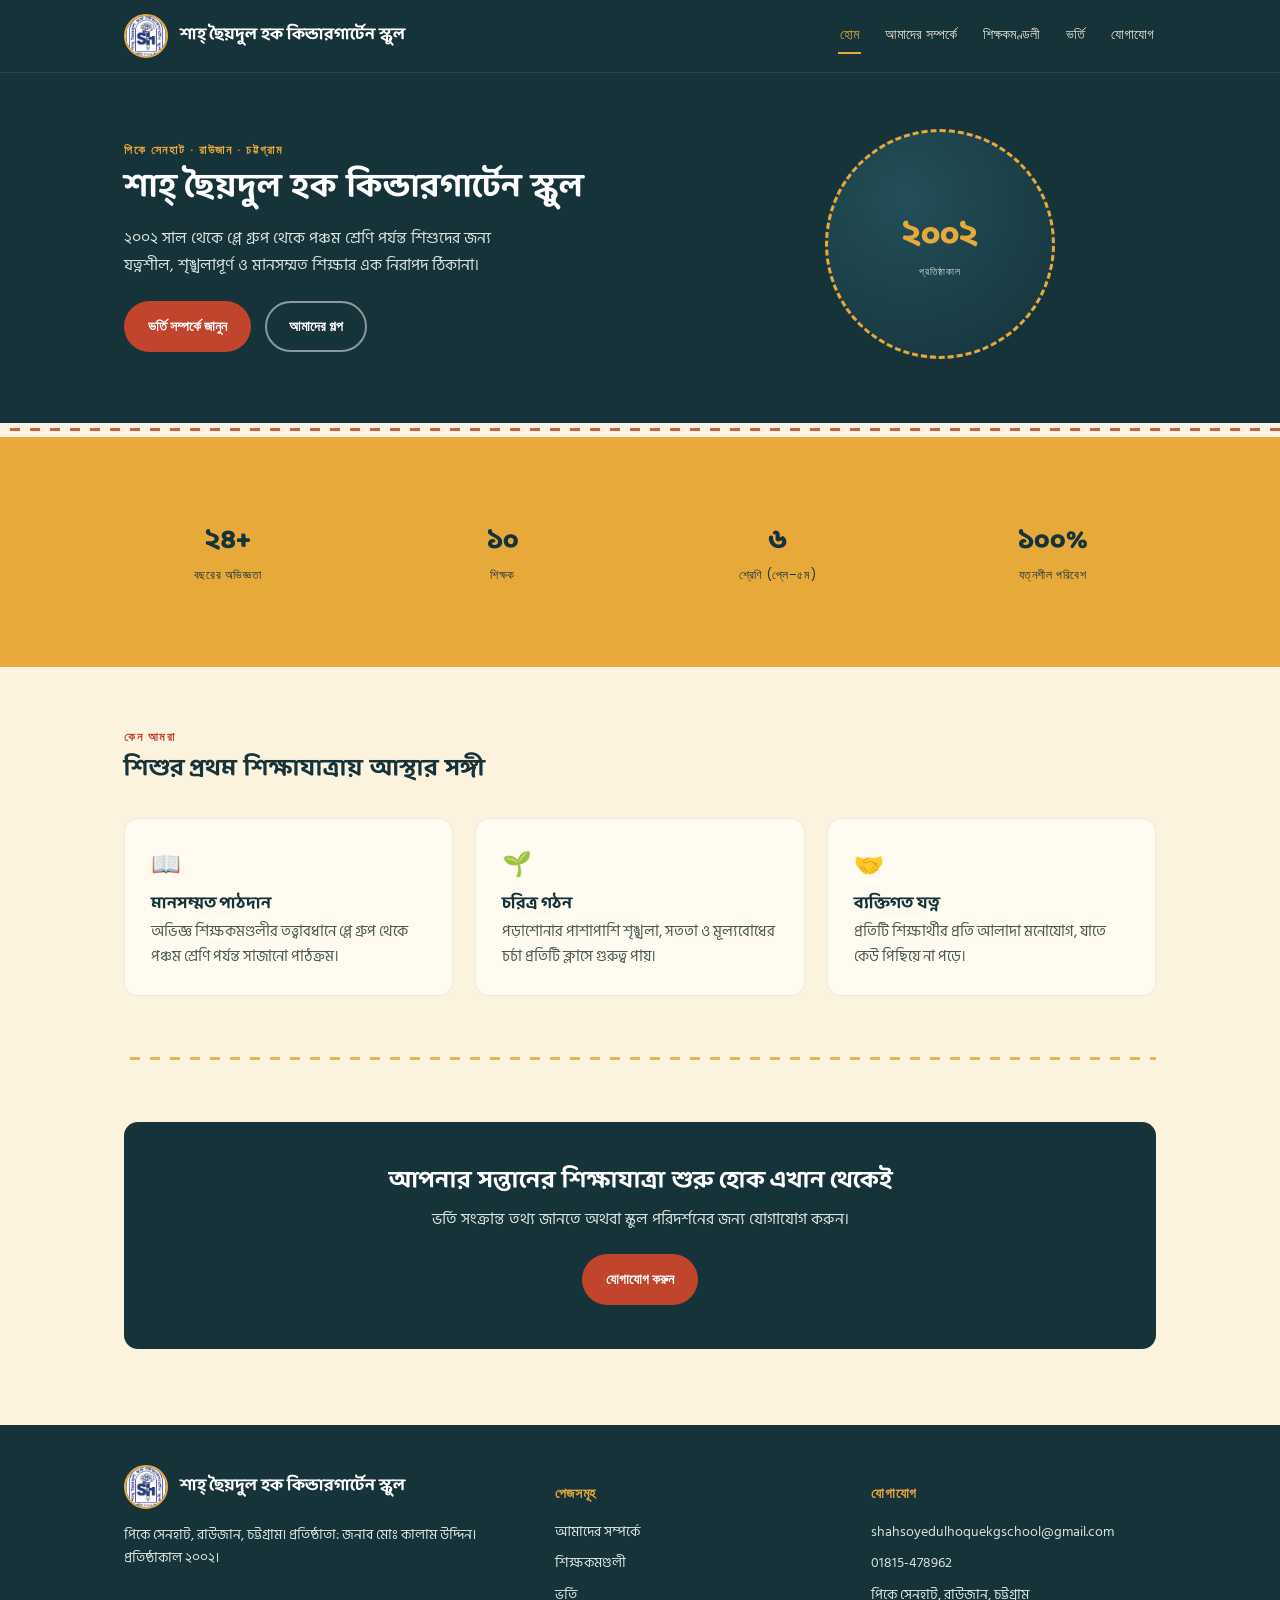
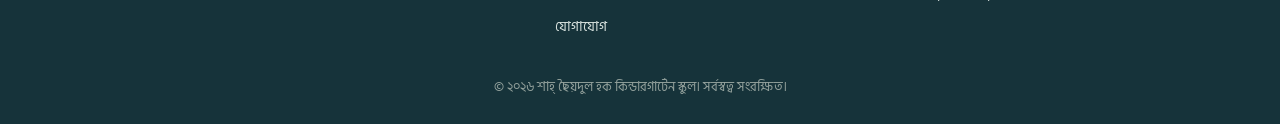
<file: index.html>
<!DOCTYPE html>
<html lang="bn">
<head>
<meta charset="UTF-8">
<meta name="viewport" content="width=device-width, initial-scale=1.0">
<title>শাহ্‌ ছৈয়দুল হক কিন্ডারগার্টেন স্কুল | Home</title>
<link rel="icon" type="image/jpeg" href="assets/SSHKG school logo.jpeg">
<link rel="stylesheet" href="style.css">
</head>
<body>

<header class="site-header">
  <div class="nav-inner">
    <a class="brand" href="index.html">
      <img class="brand-logo" src="assets/SSHKG school logo.jpeg" alt="শাহ্‌ ছৈয়দুল হক কিন্ডারগার্টেন স্কুল লোগো">
      <span>শাহ্‌ ছৈয়দুল হক কিন্ডারগার্টেন স্কুল</span>
    </a>
    <button class="mobile-menu-btn" onclick="document.querySelector('.main-nav').classList.toggle('open')">☰</button>
    <nav class="main-nav">
      <a href="index.html" class="active">হোম</a>
      <a href="about.html">আমাদের সম্পর্কে</a>
      <a href="teachers.html">শিক্ষকমণ্ডলী</a>
      <a href="admission.html">ভর্তি</a>
      <a href="contact.html">যোগাযোগ</a>
    </nav>
  </div>
</header>

<section class="hero">
  <div class="wrap hero-grid">
    <div>
      <span class="eyebrow">পিকে সেনহাট · রাউজান · চট্টগ্রাম</span>
      <h1>শাহ্‌ ছৈয়দুল হক কিন্ডারগার্টেন স্কুল</h1>
      <p class="lead">২০০২ সাল থেকে প্লে গ্রুপ থেকে পঞ্চম শ্রেণি পর্যন্ত শিশুদের জন্য যত্নশীল, শৃঙ্খলাপূর্ণ ও মানসম্মত শিক্ষার এক নিরাপদ ঠিকানা।</p>
      <div class="cta-row">
        <a class="btn btn-primary" href="admission.html">ভর্তি সম্পর্কে জানুন</a>
        <a class="btn btn-ghost" href="about.html">আমাদের গল্প</a>
      </div>
    </div>
    <div class="emblem">
      <div class="emblem-inner">
        <div class="yr">২০০২</div>
        <div class="lbl">প্রতিষ্ঠাকাল</div>
      </div>
    </div>
  </div>
</section>
<div class="stitch"></div>

<section class="stats">
  <div class="wrap stats-grid">
    <div><div class="num">২৪+</div><div class="lbl">বছরের অভিজ্ঞতা</div></div>
    <div><div class="num">১০</div><div class="lbl">শিক্ষক</div></div>
    <div><div class="num">৬</div><div class="lbl">শ্রেণি (প্লে–৫ম)</div></div>
    <div><div class="num">১০০%</div><div class="lbl">যত্নশীল পরিবেশ</div></div>
  </div>
</section>

<section>
  <div class="wrap">
    <div class="section-head">
      <span class="eyebrow">কেন আমরা</span>
      <h2>শিশুর প্রথম শিক্ষাযাত্রায় আস্থার সঙ্গী</h2>
    </div>
    <div class="grid-3">
      <div class="card">
        <div class="ic">📖</div>
        <h3>মানসম্মত পাঠদান</h3>
        <p>অভিজ্ঞ শিক্ষকমণ্ডলীর তত্ত্বাবধানে প্লে গ্রুপ থেকে পঞ্চম শ্রেণি পর্যন্ত সাজানো পাঠক্রম।</p>
      </div>
      <div class="card">
        <div class="ic">🌱</div>
        <h3>চরিত্র গঠন</h3>
        <p>পড়াশোনার পাশাপাশি শৃঙ্খলা, সততা ও মূল্যবোধের চর্চা প্রতিটি ক্লাসে গুরুত্ব পায়।</p>
      </div>
      <div class="card">
        <div class="ic">🤝</div>
        <h3>ব্যক্তিগত যত্ন</h3>
        <p>প্রতিটি শিক্ষার্থীর প্রতি আলাদা মনোযোগ, যাতে কেউ পিছিয়ে না পড়ে।</p>
      </div>
    </div>
  </div>
</section>

<div class="wrap"><div class="stitch mustard"></div></div>

<section>
  <div class="wrap">
    <div class="cta-band">
      <h2>আপনার সন্তানের শিক্ষাযাত্রা শুরু হোক এখান থেকেই</h2>
      <p>ভর্তি সংক্রান্ত তথ্য জানতে অথবা স্কুল পরিদর্শনের জন্য যোগাযোগ করুন।</p>
      <a class="btn btn-primary" href="contact.html">যোগাযোগ করুন</a>
    </div>
  </div>
</section>

<footer class="site-footer">
  <div class="wrap footer-grid">
    <div>
      <div class="footer-brand">
        <img class="brand-logo" src="assets/SSHKG school logo.jpeg" alt="শাহ্‌ ছৈয়দুল হক কিন্ডারগার্টেন স্কুল লোগো">
        <span class="footer-title">শাহ্‌ ছৈয়দুল হক কিন্ডারগার্টেন স্কুল</span>
      </div>
      <p style="font-size:.88rem;">পিকে সেনহাট, রাউজান, চট্টগ্রাম। প্রতিষ্ঠাতা: জনাব মোঃ কালাম উদ্দিন। প্রতিষ্ঠাকাল ২০০২।</p>
    </div>
    <div>
      <h4>পেজসমূহ</h4>
      <a href="about.html">আমাদের সম্পর্কে</a>
      <a href="teachers.html">শিক্ষকমণ্ডলী</a>
      <a href="admission.html">ভর্তি</a>
      <a href="contact.html">যোগাযোগ</a>
    </div>
    <div>
      <h4>যোগাযোগ</h4>
      <a href="mailto:shahsoyedulhoquekgschool@gmail.com">shahsoyedulhoquekgschool@gmail.com</a>
      <a href="tel:01815478962">01815-478962</a>
      <a href="contact.html">পিকে সেনহাট, রাউজান, চট্টগ্রাম</a>
    </div>
  </div>
  <div class="footer-bottom wrap">© ২০২৬ শাহ্‌ ছৈয়দুল হক কিন্ডারগার্টেন স্কুল। সর্বস্বত্ব সংরক্ষিত।</div>
</footer>

<script>
  window.addEventListener('scroll', () => {
    document.querySelector('.site-header').classList.toggle('scrolled', window.scrollY > 20);
  });
</script>
</body>
</html>
</file>
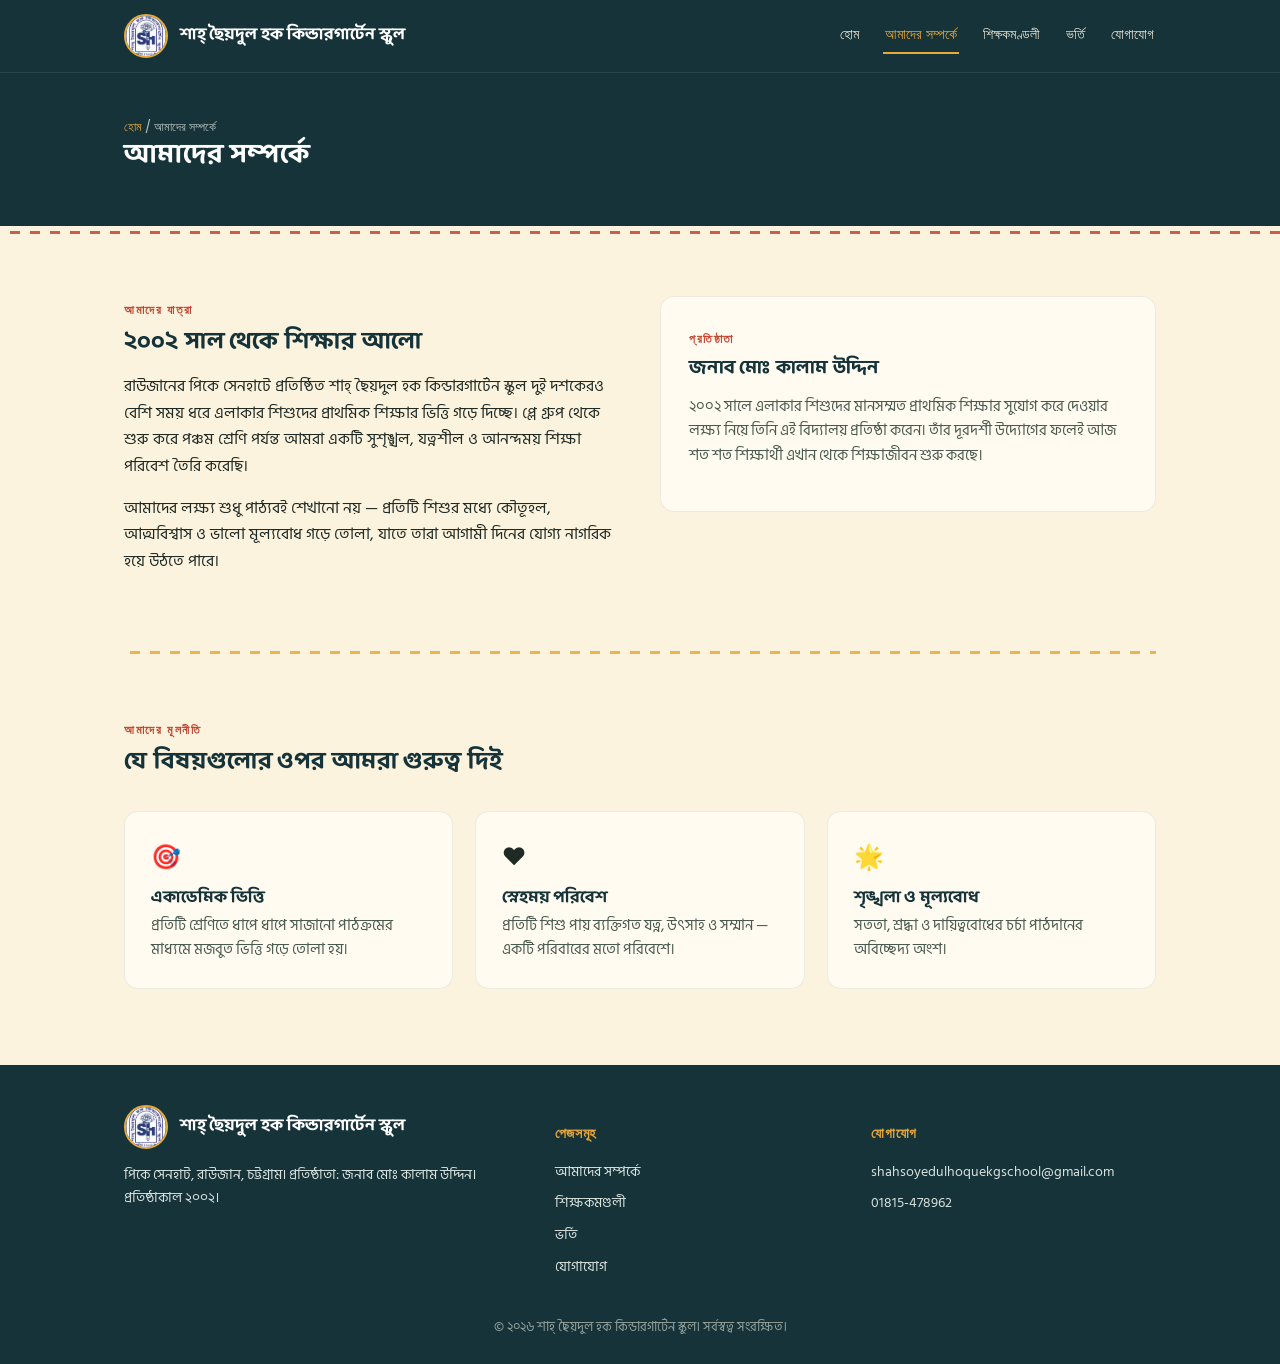
<file: about.html>
<!DOCTYPE html>
<html lang="bn">
<head>
<meta charset="UTF-8">
<meta name="viewport" content="width=device-width, initial-scale=1.0">
<title>আমাদের সম্পর্কে | শাহ্‌ ছৈয়দুল হক কিন্ডারগার্টেন স্কুল</title>
<link rel="icon" type="image/jpeg" href="assets/SSHKG school logo.jpeg">
<link rel="stylesheet" href="style.css">
</head>
<body>

<header class="site-header">
  <div class="nav-inner">
    <a class="brand" href="index.html">
      <img class="brand-logo" src="assets/SSHKG school logo.jpeg" alt="শাহ্‌ ছৈয়দুল হক কিন্ডারগার্টেন স্কুল লোগো">
      <span>শাহ্‌ ছৈয়দুল হক কিন্ডারগার্টেন স্কুল</span>
    </a>
    <button class="mobile-menu-btn" onclick="document.querySelector('.main-nav').classList.toggle('open')">☰</button>
    <nav class="main-nav">
      <a href="index.html">হোম</a>
      <a href="about.html" class="active">আমাদের সম্পর্কে</a>
      <a href="teachers.html">শিক্ষকমণ্ডলী</a>
      <a href="admission.html">ভর্তি</a>
      <a href="contact.html">যোগাযোগ</a>
    </nav>
  </div>
</header>

<section class="page-hero">
  <div class="wrap">
    <div class="breadcrumb"><a href="index.html">হোম</a> / আমাদের সম্পর্কে</div>
    <h1>আমাদের সম্পর্কে</h1>
  </div>
</section>
<div class="stitch"></div>

<section>
  <div class="wrap two-col">
    <div>
      <span class="eyebrow">আমাদের যাত্রা</span>
      <h2>২০০২ সাল থেকে শিক্ষার আলো</h2>
      <p>রাউজানের পিকে সেনহাটে প্রতিষ্ঠিত শাহ্‌ ছৈয়দুল হক কিন্ডারগার্টেন স্কুল দুই দশকেরও বেশি সময় ধরে এলাকার শিশুদের প্রাথমিক শিক্ষার ভিত্তি গড়ে দিচ্ছে। প্লে গ্রুপ থেকে শুরু করে পঞ্চম শ্রেণি পর্যন্ত আমরা একটি সুশৃঙ্খল, যত্নশীল ও আনন্দময় শিক্ষা পরিবেশ তৈরি করেছি।</p>
      <p>আমাদের লক্ষ্য শুধু পাঠ্যবই শেখানো নয় — প্রতিটি শিশুর মধ্যে কৌতূহল, আত্মবিশ্বাস ও ভালো মূল্যবোধ গড়ে তোলা, যাতে তারা আগামী দিনের যোগ্য নাগরিক হয়ে উঠতে পারে।</p>
    </div>
    <div class="founder-card">
      <span class="eyebrow">প্রতিষ্ঠাতা</span>
      <h3 style="font-size:1.2rem;">জনাব মোঃ কালাম উদ্দিন</h3>
      <p style="color:var(--ink-soft); font-size:.92rem;">২০০২ সালে এলাকার শিশুদের মানসম্মত প্রাথমিক শিক্ষার সুযোগ করে দেওয়ার লক্ষ্য নিয়ে তিনি এই বিদ্যালয় প্রতিষ্ঠা করেন। তাঁর দূরদর্শী উদ্যোগের ফলেই আজ শত শত শিক্ষার্থী এখান থেকে শিক্ষাজীবন শুরু করছে।</p>
    </div>
  </div>
</section>

<div class="wrap"><div class="stitch mustard"></div></div>

<section>
  <div class="wrap">
    <div class="section-head">
      <span class="eyebrow">আমাদের মূলনীতি</span>
      <h2>যে বিষয়গুলোর ওপর আমরা গুরুত্ব দিই</h2>
    </div>
    <div class="grid-3">
      <div class="card">
        <div class="ic">🎯</div>
        <h3>একাডেমিক ভিত্তি</h3>
        <p>প্রতিটি শ্রেণিতে ধাপে ধাপে সাজানো পাঠক্রমের মাধ্যমে মজবুত ভিত্তি গড়ে তোলা হয়।</p>
      </div>
      <div class="card">
        <div class="ic">❤️</div>
        <h3>স্নেহময় পরিবেশ</h3>
        <p>প্রতিটি শিশু পায় ব্যক্তিগত যত্ন, উৎসাহ ও সম্মান — একটি পরিবারের মতো পরিবেশে।</p>
      </div>
      <div class="card">
        <div class="ic">🌟</div>
        <h3>শৃঙ্খলা ও মূল্যবোধ</h3>
        <p>সততা, শ্রদ্ধা ও দায়িত্ববোধের চর্চা পাঠদানের অবিচ্ছেদ্য অংশ।</p>
      </div>
    </div>
  </div>
</section>

<footer class="site-footer">
  <div class="wrap footer-grid">
    <div>
      <div class="footer-brand">
        <img class="brand-logo" src="assets/SSHKG school logo.jpeg" alt="শাহ্‌ ছৈয়দুল হক কিন্ডারগার্টেন স্কুল লোগো">
        <span class="footer-title">শাহ্‌ ছৈয়দুল হক কিন্ডারগার্টেন স্কুল</span>
      </div>
      <p style="font-size:.88rem;">পিকে সেনহাট, রাউজান, চট্টগ্রাম। প্রতিষ্ঠাতা: জনাব মোঃ কালাম উদ্দিন। প্রতিষ্ঠাকাল ২০০২।</p>
    </div>
    <div>
      <h4>পেজসমূহ</h4>
      <a href="about.html">আমাদের সম্পর্কে</a>
      <a href="teachers.html">শিক্ষকমণ্ডলী</a>
      <a href="admission.html">ভর্তি</a>
      <a href="contact.html">যোগাযোগ</a>
    </div>
    <div>
      <h4>যোগাযোগ</h4>
      <a href="mailto:shahsoyedulhoquekgschool@gmail.com">shahsoyedulhoquekgschool@gmail.com</a>
      <a href="tel:01815478962">01815-478962</a>
    </div>
  </div>
  <div class="footer-bottom wrap">© ২০২৬ শাহ্‌ ছৈয়দুল হক কিন্ডারগার্টেন স্কুল। সর্বস্বত্ব সংরক্ষিত।</div>
</footer>

<script>
  window.addEventListener('scroll', () => {
    document.querySelector('.site-header').classList.toggle('scrolled', window.scrollY > 20);
  });
</script>
</body>
</html>
</file>
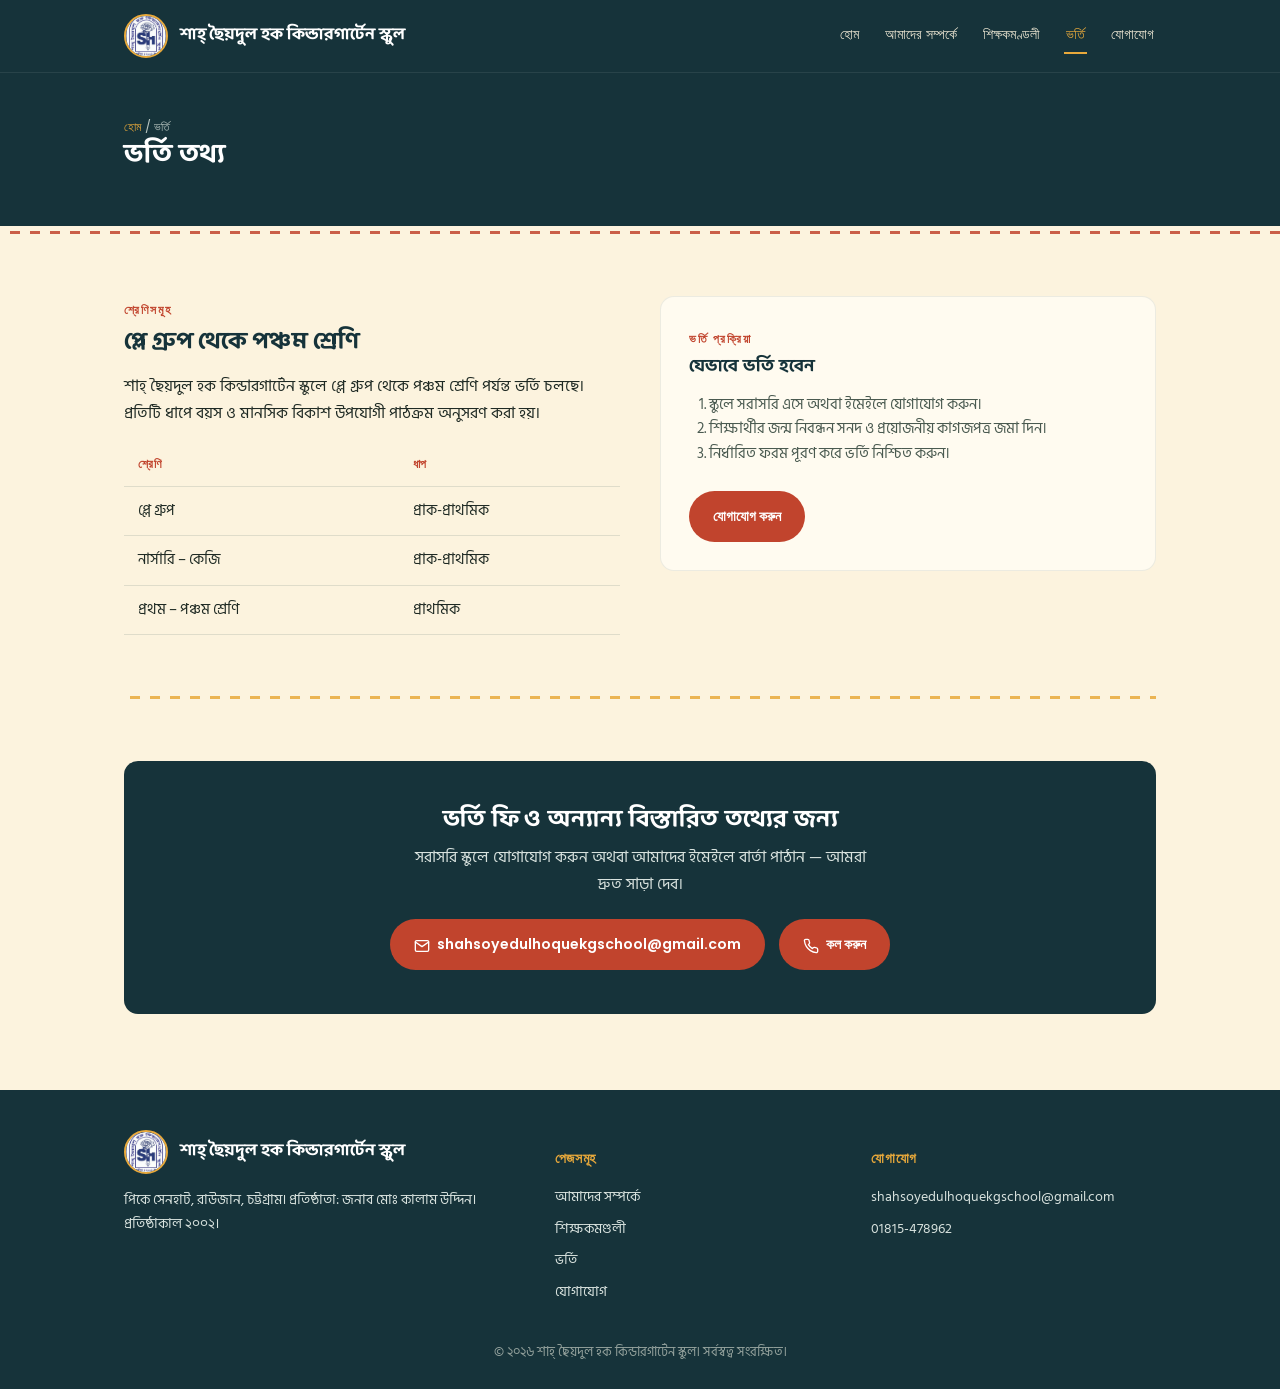
<file: admission.html>
<!DOCTYPE html>
<html lang="bn">
<head>
<meta charset="UTF-8">
<meta name="viewport" content="width=device-width, initial-scale=1.0">
<title>ভর্তি | শাহ্‌ ছৈয়দুল হক কিন্ডারগার্টেন স্কুল</title>
<link rel="icon" type="image/jpeg" href="assets/SSHKG school logo.jpeg">
<link rel="stylesheet" href="style.css">
</head>
<body>

<header class="site-header">
  <div class="nav-inner">
    <a class="brand" href="index.html">
      <img class="brand-logo" src="assets/SSHKG school logo.jpeg" alt="শাহ্‌ ছৈয়দুল হক কিন্ডারগার্টেন স্কুল লোগো">
      <span>শাহ্‌ ছৈয়দুল হক কিন্ডারগার্টেন স্কুল</span>
    </a>
    <button class="mobile-menu-btn" onclick="document.querySelector('.main-nav').classList.toggle('open')">☰</button>
    <nav class="main-nav">
      <a href="index.html">হোম</a>
      <a href="about.html">আমাদের সম্পর্কে</a>
      <a href="teachers.html">শিক্ষকমণ্ডলী</a>
      <a href="admission.html" class="active">ভর্তি</a>
      <a href="contact.html">যোগাযোগ</a>
    </nav>
  </div>
</header>

<section class="page-hero">
  <div class="wrap">
    <div class="breadcrumb"><a href="index.html">হোম</a> / ভর্তি</div>
    <h1>ভর্তি তথ্য</h1>
  </div>
</section>
<div class="stitch"></div>

<section>
  <div class="wrap two-col">
    <div>
      <span class="eyebrow">শ্রেণিসমূহ</span>
      <h2>প্লে গ্রুপ থেকে পঞ্চম শ্রেণি</h2>
      <p>শাহ্‌ ছৈয়দুল হক কিন্ডারগার্টেন স্কুলে প্লে গ্রুপ থেকে পঞ্চম শ্রেণি পর্যন্ত ভর্তি চলছে। প্রতিটি ধাপে বয়স ও মানসিক বিকাশ উপযোগী পাঠক্রম অনুসরণ করা হয়।</p>
      <table class="simple">
        <tr><th>শ্রেণি</th><th>ধাপ</th></tr>
        <tr><td>প্লে গ্রুপ</td><td>প্রাক-প্রাথমিক</td></tr>
        <tr><td>নার্সারি – কেজি</td><td>প্রাক-প্রাথমিক</td></tr>
        <tr><td>প্রথম – পঞ্চম শ্রেণি</td><td>প্রাথমিক</td></tr>
      </table>
    </div>
    <div class="founder-card">
      <span class="eyebrow">ভর্তি প্রক্রিয়া</span>
      <h3 style="font-size:1.1rem;">যেভাবে ভর্তি হবেন</h3>
      <ol style="color:var(--ink-soft); font-size:.92rem; padding-left:20px;">
        <li>স্কুলে সরাসরি এসে অথবা ইমেইলে যোগাযোগ করুন।</li>
        <li>শিক্ষার্থীর জন্ম নিবন্ধন সনদ ও প্রয়োজনীয় কাগজপত্র জমা দিন।</li>
        <li>নির্ধারিত ফরম পূরণ করে ভর্তি নিশ্চিত করুন।</li>
      </ol>
      <a class="btn btn-primary" href="contact.html" style="margin-top:10px;">যোগাযোগ করুন</a>
    </div>
  </div>
</section>

<div class="wrap"><div class="stitch mustard"></div></div>

<section>
  <div class="wrap">
    <div class="cta-band">
      <h2>ভর্তি ফি ও অন্যান্য বিস্তারিত তথ্যের জন্য</h2>
      <p>সরাসরি স্কুলে যোগাযোগ করুন অথবা আমাদের ইমেইলে বার্তা পাঠান — আমরা দ্রুত সাড়া দেব।</p>
      <div style="display:flex; gap:14px; justify-content:center; flex-wrap:wrap; align-items:center;">
        <a class="btn btn-primary email-btn" href="mailto:shahsoyedulhoquekgschool@gmail.com">
          <svg xmlns="http://www.w3.org/2000/svg" width="16" height="16" viewBox="0 0 24 24" fill="none" stroke="currentColor" stroke-width="2" stroke-linecap="round" stroke-linejoin="round" style="vertical-align: text-bottom; margin-right: 4px;"><path d="M4 4h16c1.1 0 2 .9 2 2v12c0 1.1-.9 2-2 2H4c-1.1 0-2-.9-2-2V6c0-1.1.9-2 2-2z"></path><polyline points="22,6 12,13 2,6"></polyline></svg> shahsoyedulhoquekgschool@gmail.com
        </a>
        <a class="btn btn-primary" href="tel:01815478962">
          <svg xmlns="http://www.w3.org/2000/svg" width="16" height="16" viewBox="0 0 24 24" fill="none" stroke="currentColor" stroke-width="2" stroke-linecap="round" stroke-linejoin="round" style="vertical-align: text-bottom; margin-right: 4px;"><path d="M22 16.92v3a2 2 0 0 1-2.18 2 19.79 19.79 0 0 1-8.63-3.07 19.5 19.5 0 0 1-6-6 19.79 19.79 0 0 1-3.07-8.67A2 2 0 0 1 4.11 2h3a2 2 0 0 1 2 1.72 12.84 12.84 0 0 0 .7 2.81 2 2 0 0 1-.45 2.11L8.09 9.91a16 16 0 0 0 6 6l1.27-1.27a2 2 0 0 1 2.11-.45 12.84 12.84 0 0 0 2.81.7A2 2 0 0 1 22 16.92z"></path></svg> কল করুন
        </a>
      </div>
    </div>
  </div>
</section>

<footer class="site-footer">
  <div class="wrap footer-grid">
    <div>
      <div class="footer-brand">
        <img class="brand-logo" src="assets/SSHKG school logo.jpeg" alt="শাহ্‌ ছৈয়দুল হক কিন্ডারগার্টেন স্কুল লোগো">
        <span class="footer-title">শাহ্‌ ছৈয়দুল হক কিন্ডারগার্টেন স্কুল</span>
      </div>
      <p style="font-size:.88rem;">পিকে সেনহাট, রাউজান, চট্টগ্রাম। প্রতিষ্ঠাতা: জনাব মোঃ কালাম উদ্দিন। প্রতিষ্ঠাকাল ২০০২।</p>
    </div>
    <div>
      <h4>পেজসমূহ</h4>
      <a href="about.html">আমাদের সম্পর্কে</a>
      <a href="teachers.html">শিক্ষকমণ্ডলী</a>
      <a href="admission.html">ভর্তি</a>
      <a href="contact.html">যোগাযোগ</a>
    </div>
    <div>
      <h4>যোগাযোগ</h4>
      <a href="mailto:shahsoyedulhoquekgschool@gmail.com">shahsoyedulhoquekgschool@gmail.com</a>
      <a href="tel:01815478962">01815-478962</a>
    </div>
  </div>
  <div class="footer-bottom wrap">© ২০২৬ শাহ্‌ ছৈয়দুল হক কিন্ডারগার্টেন স্কুল। সর্বস্বত্ব সংরক্ষিত।</div>
</footer>

<script>
  window.addEventListener('scroll', () => {
    document.querySelector('.site-header').classList.toggle('scrolled', window.scrollY > 20);
  });
</script>
</body>
</html>
</file>
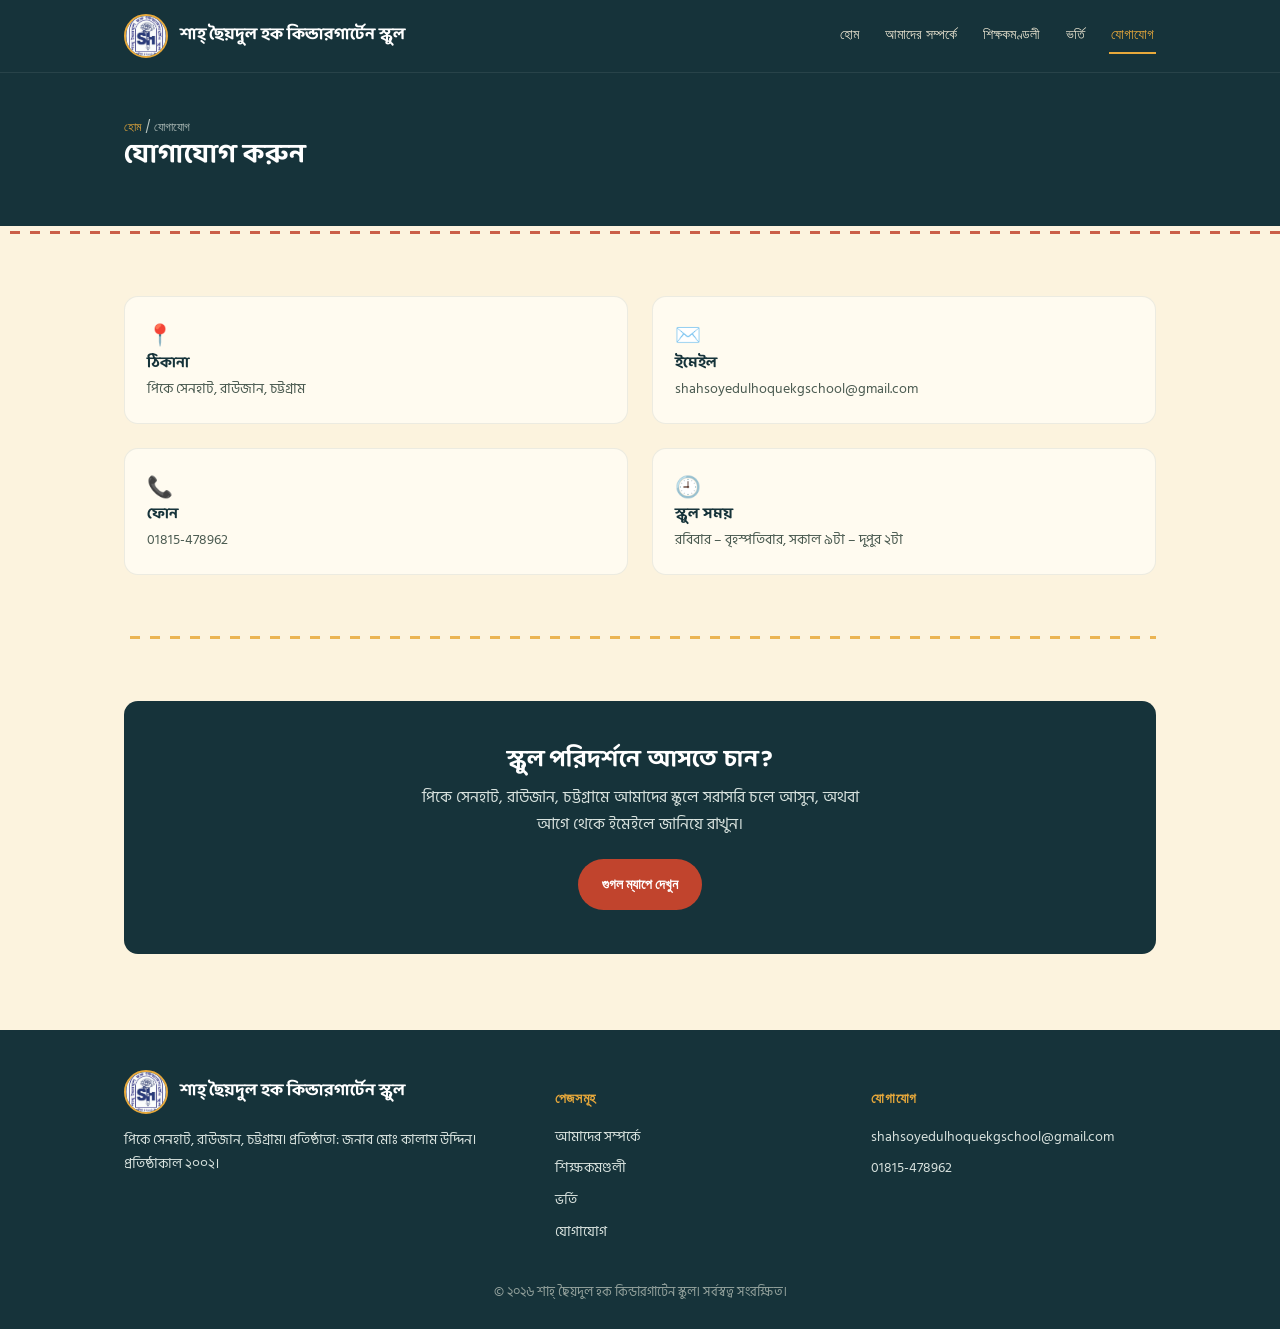
<file: contact.html>
<!DOCTYPE html>
<html lang="bn">
<head>
<meta charset="UTF-8">
<meta name="viewport" content="width=device-width, initial-scale=1.0">
<title>যোগাযোগ | শাহ্‌ ছৈয়দুল হক কিন্ডারগার্টেন স্কুল</title>
<link rel="icon" type="image/jpeg" href="assets/SSHKG school logo.jpeg">
<link rel="stylesheet" href="style.css">
</head>
<body>

<header class="site-header">
  <div class="nav-inner">
    <a class="brand" href="index.html">
      <img class="brand-logo" src="assets/SSHKG school logo.jpeg" alt="শাহ্‌ ছৈয়দুল হক কিন্ডারগার্টেন স্কুল লোগো">
      <span>শাহ্‌ ছৈয়দুল হক কিন্ডারগার্টেন স্কুল</span>
    </a>
    <button class="mobile-menu-btn" onclick="document.querySelector('.main-nav').classList.toggle('open')">☰</button>
    <nav class="main-nav">
      <a href="index.html">হোম</a>
      <a href="about.html">আমাদের সম্পর্কে</a>
      <a href="teachers.html">শিক্ষকমণ্ডলী</a>
      <a href="admission.html">ভর্তি</a>
      <a href="contact.html" class="active">যোগাযোগ</a>
    </nav>
  </div>
</header>

<section class="page-hero">
  <div class="wrap">
    <div class="breadcrumb"><a href="index.html">হোম</a> / যোগাযোগ</div>
    <h1>যোগাযোগ করুন</h1>
  </div>
</section>
<div class="stitch"></div>

<section>
  <div class="wrap contact-grid">
    <div class="contact-item">
      <div class="ic">📍</div>
      <h3>ঠিকানা</h3>
      <p>পিকে সেনহাট, রাউজান, চট্টগ্রাম</p>
    </div>
    <div class="contact-item">
      <div class="ic">✉️</div>
      <h3>ইমেইল</h3>
      <p><a href="mailto:shahsoyedulhoquekgschool@gmail.com">shahsoyedulhoquekgschool@gmail.com</a></p>
    </div>
    <div class="contact-item">
      <div class="ic">📞</div>
      <h3>ফোন</h3>
      <p><a href="tel:01815478962">01815-478962</a></p>
    </div>
    <div class="contact-item">
      <div class="ic">🕘</div>
      <h3>স্কুল সময়</h3>
      <p>রবিবার – বৃহস্পতিবার, সকাল ৯টা – দুপুর ২টা</p>
    </div>
  </div>
</section>

<div class="wrap"><div class="stitch mustard"></div></div>

<section>
  <div class="wrap">
    <div class="cta-band">
      <h2>স্কুল পরিদর্শনে আসতে চান?</h2>
      <p>পিকে সেনহাট, রাউজান, চট্টগ্রামে আমাদের স্কুলে সরাসরি চলে আসুন, অথবা আগে থেকে ইমেইলে জানিয়ে রাখুন।</p>
      <a class="btn btn-primary" href="https://www.google.com/maps/search/?api=1&query=PK+Senhat+Raozan+Chattogram" target="_blank" rel="noopener">গুগল ম্যাপে দেখুন</a>
    </div>
  </div>
</section>

<footer class="site-footer">
  <div class="wrap footer-grid">
    <div>
      <div class="footer-brand">
        <img class="brand-logo" src="assets/SSHKG school logo.jpeg" alt="শাহ্‌ ছৈয়দুল হক কিন্ডারগার্টেন স্কুল লোগো">
        <span class="footer-title">শাহ্‌ ছৈয়দুল হক কিন্ডারগার্টেন স্কুল</span>
      </div>
      <p style="font-size:.88rem;">পিকে সেনহাট, রাউজান, চট্টগ্রাম। প্রতিষ্ঠাতা: জনাব মোঃ কালাম উদ্দিন। প্রতিষ্ঠাকাল ২০০২।</p>
    </div>
    <div>
      <h4>পেজসমূহ</h4>
      <a href="about.html">আমাদের সম্পর্কে</a>
      <a href="teachers.html">শিক্ষকমণ্ডলী</a>
      <a href="admission.html">ভর্তি</a>
      <a href="contact.html">যোগাযোগ</a>
    </div>
    <div>
      <h4>যোগাযোগ</h4>
      <a href="mailto:shahsoyedulhoquekgschool@gmail.com">shahsoyedulhoquekgschool@gmail.com</a>
      <a href="tel:01815478962">01815-478962</a>
    </div>
  </div>
  <div class="footer-bottom wrap">© ২০২৬ শাহ্‌ ছৈয়দুল হক কিন্ডারগার্টেন স্কুল। সর্বস্বত্ব সংরক্ষিত।</div>
</footer>

<script>
  window.addEventListener('scroll', () => {
    document.querySelector('.site-header').classList.toggle('scrolled', window.scrollY > 20);
  });
</script>
</body>
</html>
</file>
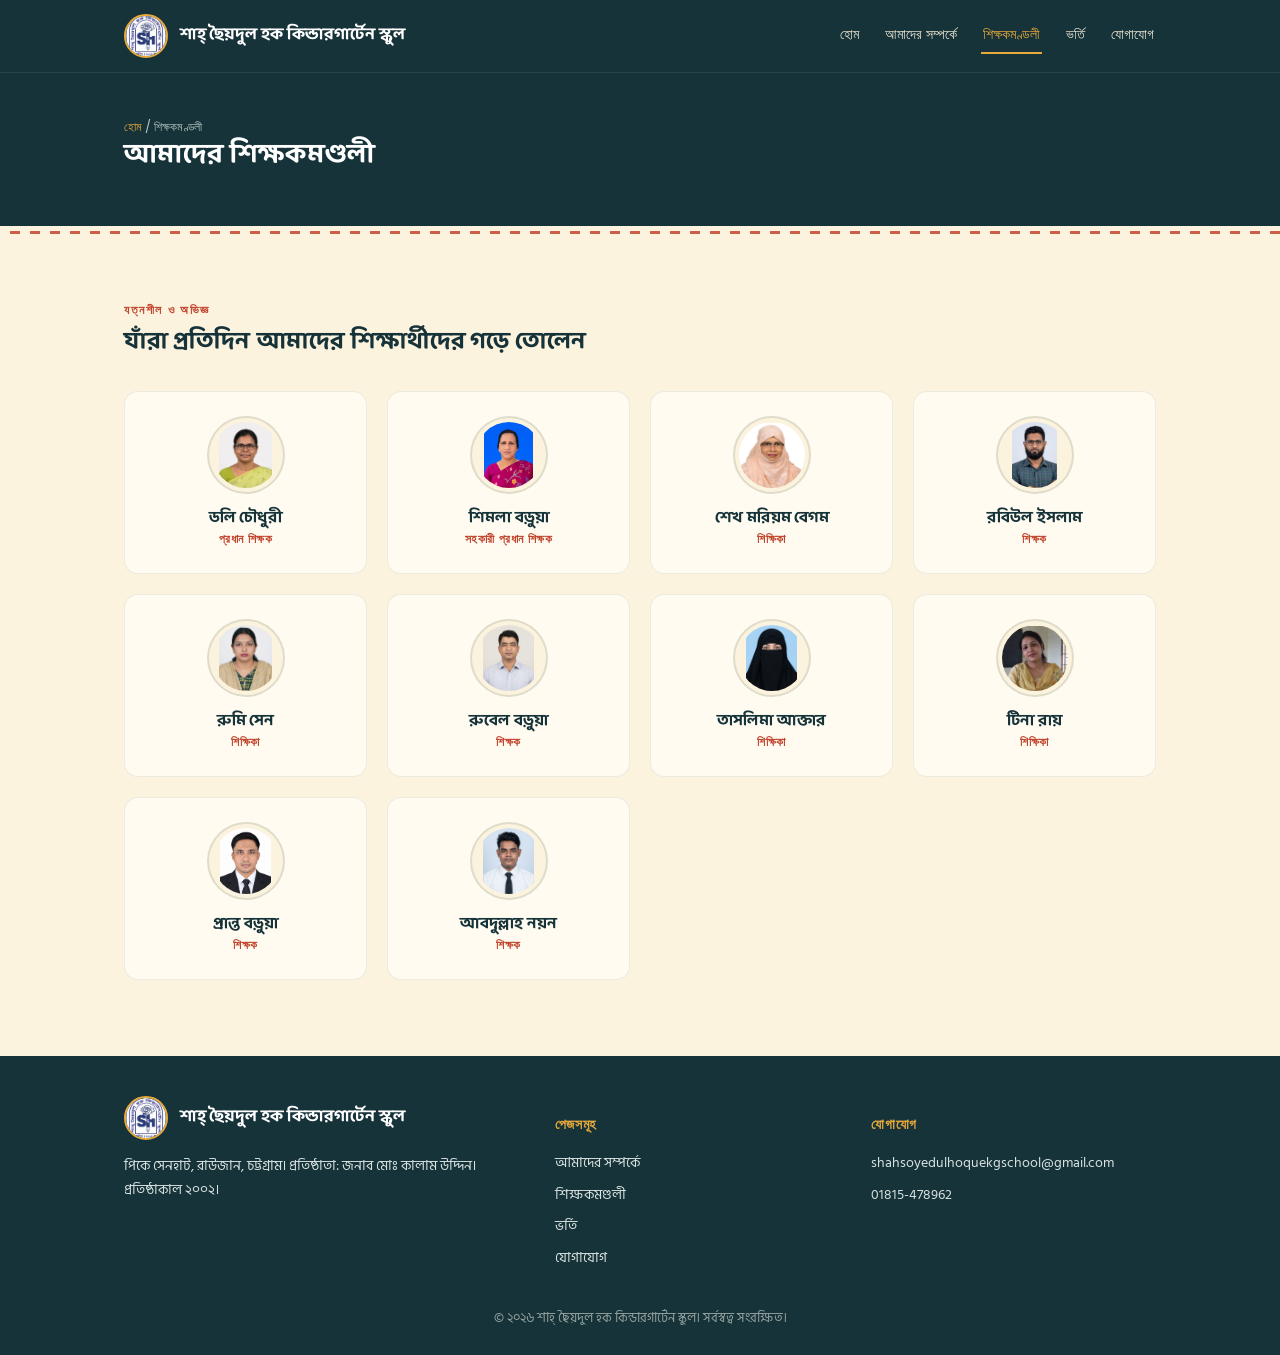
<file: teachers.html>
<!DOCTYPE html>
<html lang="bn">
<head>
<meta charset="UTF-8">
<meta name="viewport" content="width=device-width, initial-scale=1.0">
<title>শিক্ষকমণ্ডলী | শাহ্‌ ছৈয়দুল হক কিন্ডারগার্টেন স্কুল</title>
<link rel="icon" type="image/jpeg" href="assets/SSHKG school logo.jpeg">
<link rel="stylesheet" href="style.css">
</head>
<body>

<header class="site-header">
  <div class="nav-inner">
    <a class="brand" href="index.html">
      <img class="brand-logo" src="assets/SSHKG school logo.jpeg" alt="শাহ্‌ ছৈয়দুল হক কিন্ডারগার্টেন স্কুল লোগো">
      <span>শাহ্‌ ছৈয়দুল হক কিন্ডারগার্টেন স্কুল</span>
    </a>
    <button class="mobile-menu-btn" onclick="document.querySelector('.main-nav').classList.toggle('open')">☰</button>
    <nav class="main-nav">
      <a href="index.html">হোম</a>
      <a href="about.html">আমাদের সম্পর্কে</a>
      <a href="teachers.html" class="active">শিক্ষকমণ্ডলী</a>
      <a href="admission.html">ভর্তি</a>
      <a href="contact.html">যোগাযোগ</a>
    </nav>
  </div>
</header>

<section class="page-hero">
  <div class="wrap">
    <div class="breadcrumb"><a href="index.html">হোম</a> / শিক্ষকমণ্ডলী</div>
    <h1>আমাদের শিক্ষকমণ্ডলী</h1>
  </div>
</section>
<div class="stitch"></div>

<section>
  <div class="wrap">
    <div class="section-head">
      <span class="eyebrow">যত্নশীল ও অভিজ্ঞ</span>
      <h2>যাঁরা প্রতিদিন আমাদের শিক্ষার্থীদের গড়ে তোলেন</h2>
    </div>
    <div class="grid-4">
      <div class="teacher-card">
        <img class="avatar teacher-photo" src="assets/Teachers/Dolly Mam.jpeg" alt="ডলি চৌধুরী">
        <h3>ডলি চৌধুরী</h3>
        <div class="role">প্রধান শিক্ষক</div>
      </div>

      <div class="teacher-card">
        <img class="avatar teacher-photo" src="assets/Teachers/Shimla mam.jpeg" alt="শিমলা বড়ুয়া">
        <h3>শিমলা বড়ুয়া</h3>
        <div class="role">সহকারী প্রধান শিক্ষক</div>
      </div>

      <div class="teacher-card">
        <img class="avatar teacher-photo" src="assets/Teachers/Morium mam.jpeg" alt="শেখ মরিয়ম বেগম">
        <h3>শেখ মরিয়ম বেগম</h3>
        <div class="role">শিক্ষিকা</div>
      </div>

      <div class="teacher-card">
        <img class="avatar teacher-photo" src="assets/Teachers/Robiul Sir.jpeg" alt="রবিউল ইসলাম">
        <h3>রবিউল ইসলাম</h3>
        <div class="role">শিক্ষক</div>
      </div>

      <div class="teacher-card">
        <img class="avatar teacher-photo" src="assets/Teachers/Rumi mam.jpeg" alt="রুমি সেন">
        <h3>রুমি সেন</h3>
        <div class="role">শিক্ষিকা</div>
      </div>

      <div class="teacher-card">
        <img class="avatar teacher-photo" src="assets/Teachers/Rubel sir.jpeg" alt="রুবেল বড়ুয়া">
        <h3>রুবেল বড়ুয়া</h3>
        <div class="role">শিক্ষক</div>
      </div>

      <div class="teacher-card">
        <img class="avatar teacher-photo" src="assets/Teachers/Taslima mam.jpeg" alt="তাসলিমা আক্তার">
        <h3>তাসলিমা আক্তার</h3>
        <div class="role">শিক্ষিকা</div>
      </div>

      <div class="teacher-card">
        <img class="avatar teacher-photo" src="assets/Teachers/Tina mam.jpeg" alt="টিনা রায়">
        <h3>টিনা রায়</h3>
        <div class="role">শিক্ষিকা</div>
      </div>

      <!-- Pranta Sir: changed only this part -->
      <div class="teacher-card">
        <img class="avatar teacher-photo" src="assets/Teachers/Pranta sir.png" alt="প্রান্ত বড়ুয়া">
        <h3>প্রান্ত বড়ুয়া</h3>
        <div class="role">শিক্ষক</div>
      </div>

      <div class="teacher-card">
        <img class="avatar teacher-photo" src="assets/Teachers/Noyon sir.jpeg" alt="আবদুল্লাহ নয়ন">
        <h3>আবদুল্লাহ নয়ন</h3>
        <div class="role">শিক্ষক</div>
      </div>
    </div>
  </div>
</section>

<footer class="site-footer">
  <div class="wrap footer-grid">
    <div>
      <div class="footer-brand">
        <img class="brand-logo" src="assets/SSHKG school logo.jpeg" alt="শাহ্‌ ছৈয়দুল হক কিন্ডারগার্টেন স্কুল লোগো">
        <span class="footer-title">শাহ্‌ ছৈয়দুল হক কিন্ডারগার্টেন স্কুল</span>
      </div>
      <p style="font-size:.88rem;">পিকে সেনহাট, রাউজান, চট্টগ্রাম। প্রতিষ্ঠাতা: জনাব মোঃ কালাম উদ্দিন। প্রতিষ্ঠাকাল ২০০২।</p>
    </div>

    <div>
      <h4>পেজসমূহ</h4>
      <a href="about.html">আমাদের সম্পর্কে</a>
      <a href="teachers.html">শিক্ষকমণ্ডলী</a>
      <a href="admission.html">ভর্তি</a>
      <a href="contact.html">যোগাযোগ</a>
    </div>

    <div>
      <h4>যোগাযোগ</h4>
      <a href="mailto:shahsoyedulhoquekgschool@gmail.com">shahsoyedulhoquekgschool@gmail.com</a>
      <a href="tel:01815478962">01815-478962</a>
    </div>
  </div>

  <div class="footer-bottom wrap">© ২০২৬ শাহ্‌ ছৈয়দুল হক কিন্ডারগার্টেন স্কুল। সর্বস্বত্ব সংরক্ষিত।</div>
</footer>

<script>
  window.addEventListener('scroll', () => {
    document.querySelector('.site-header').classList.toggle('scrolled', window.scrollY > 20);
  });
</script>

</body>
</html>
</file>
<file: style.css>
@import url('https://fonts.googleapis.com/css2?family=Baloo+Da+2:wght@500;600;700;800&family=Hind+Siliguri:wght@400;500;600;700&family=Inter:wght@400;500;600&family=Poppins:wght@500;600&display=swap');

:root{
  --indigo:#16333A;
  --indigo-2:#1F4750;
  --terracotta:#C1442D;
  --mustard:#E8A93B;
  --leaf:#4C7A3D;
  --paper:#FCF3DE;
  --paper-2:#FFFBF0;
  --ink:#1F2A24;
  --ink-soft:#4A5A50;
  --radius:14px;
}

*{box-sizing:border-box;}
html{scroll-behavior:smooth;}
body{
  margin:0;
  background:var(--paper);
  color:var(--ink);
  font-family:'Hind Siliguri','Inter',sans-serif;
  line-height:1.65;
}
h1,h2,h3,.display{
  font-family:'Baloo Da 2','Hind Siliguri',sans-serif;
  color:var(--indigo);
  line-height:1.25;
  margin:0 0 .4em;
}
.eyebrow{
  font-family:'Poppins',sans-serif;
  font-size:.72rem;
  letter-spacing:.14em;
  text-transform:uppercase;
  color:var(--terracotta);
  font-weight:600;
  display:inline-block;
  margin-bottom:.6em;
}
a{color:inherit; text-decoration:none;}
img{max-width:100%; display:block;}
.wrap{max-width:1080px; margin:0 auto; padding:0 24px;}

/* ---- Stitch divider: kantha running-stitch motif ---- */
.stitch{
  height:14px;
  background-image:repeating-linear-gradient(
    90deg,
    var(--terracotta) 0 10px,
    transparent 10px 20px
  );
  background-position:center;
  background-repeat:repeat-x;
  background-size:20px 3px;
  background-position-y:5px;
  opacity:.85;
}
.stitch.mustard{background-image:repeating-linear-gradient(90deg,var(--mustard) 0 10px,transparent 10px 20px);}

/* ---- Nav ---- */
header.site-header{
  background:var(--indigo);
  color:#fff;
  position:sticky; top:0; z-index:40;
  transition: background 0.3s ease, backdrop-filter 0.3s ease;
  border-bottom: 1px solid rgba(255, 255, 255, 0.08);
}
header.site-header.scrolled {
  background: rgba(22, 51, 58, 0.85);
  backdrop-filter: blur(10px);
  -webkit-backdrop-filter: blur(10px);
}
.nav-inner{
  max-width:1080px; margin:0 auto; padding:14px 24px;
  display:flex; align-items:center; justify-content:space-between; gap:16px;
  transition: padding 0.3s ease;
}
header.site-header.scrolled .nav-inner {
  padding: 8px 24px;
}
.brand{
  display:flex; align-items:center; gap:12px;
  font-family:'Baloo Da 2',sans-serif; font-weight:700; font-size:1.05rem; color:#fff;
  transition: font-size 0.3s ease;
}
.brand-logo{
  width:44px; height:44px; border-radius:50%;
  object-fit:cover; flex-shrink:0;
  border:2px solid var(--mustard);
  background:#fff;
  display:block;
  transition: width 0.3s ease, height 0.3s ease;
}
.footer-brand{
  display:flex; align-items:center; gap:12px;
  margin-bottom:14px;
}
.footer-title{
  font-family:'Baloo Da 2',sans-serif;
  font-weight:700;
  font-size:1.05rem;
  color:#fff;
  line-height:1.3;
}
.brand-badge{
  width:40px; height:40px; border-radius:50%;
  background:var(--mustard); color:var(--indigo);
  display:flex; align-items:center; justify-content:center;
  font-weight:800; font-size:1rem; flex-shrink:0;
  border:2px dashed rgba(22,51,58,.5);
}
nav.main-nav{display:flex; gap:22px; flex-wrap:wrap;}
nav.main-nav a{
  font-family:'Poppins',sans-serif; font-size:.85rem; font-weight:500;
  color:#EDE7D3; padding:6px 2px; border-bottom:2px solid transparent;
}
nav.main-nav a:hover, nav.main-nav a.active{
  color:var(--mustard); border-bottom-color:var(--mustard);
}

.mobile-menu-btn {
  display: none;
  font-size: 1.5rem;
  background: none;
  border: none;
  color: #fff;
  cursor: pointer;
  padding: 5px;
}

/* ---- Hero ---- */
.hero{
  background:var(--indigo);
  color:#fff;
  padding:56px 0 64px;
  position:relative;
}
.hero-grid{
  display:grid; grid-template-columns:1.3fr 1fr; gap:40px; align-items:center;
}
.hero h1{color:#fff; font-size:2.1rem;}
.hero p.lead{color:#D8E2DE; font-size:1.02rem; max-width:46ch;}
.hero .eyebrow{color:var(--mustard);}
.cta-row{display:flex; gap:14px; margin-top:22px; flex-wrap:wrap;}
.btn{
  font-family:'Poppins',sans-serif; font-weight:600; font-size:.88rem;
  padding:12px 22px; border-radius:999px; display:inline-block; border:2px solid transparent;
}
.btn-primary{background:var(--terracotta); color:#fff;}
.btn-primary:hover{background:#a83a26;}
.btn-ghost{border-color:rgba(255,255,255,.5); color:#fff;}
.btn-ghost:hover{border-color:var(--mustard); color:var(--mustard);}

.emblem{
  width:230px; height:230px; margin:0 auto; border-radius:50%;
  border:3px dashed var(--mustard);
  display:flex; align-items:center; justify-content:center; text-align:center;
  background:radial-gradient(circle at 35% 30%, #234E58, #16333A);
}
.emblem-inner{color:#fff;}
.emblem-inner .yr{font-family:'Baloo Da 2'; font-size:2.1rem; font-weight:800; color:var(--mustard);}
.emblem-inner .lbl{font-family:'Poppins'; font-size:.65rem; letter-spacing:.1em; text-transform:uppercase; color:#D8E2DE;}

/* ---- Stats strip ---- */
.stats{background:var(--mustard); color:var(--indigo);}
.stats-grid{display:grid; grid-template-columns:repeat(4,1fr); gap:20px; padding:26px 0; text-align:center;}
.stats-grid .num{font-family:'Baloo Da 2'; font-weight:800; font-size:1.7rem;}
.stats-grid .lbl{font-family:'Poppins'; font-size:.72rem; letter-spacing:.05em; margin-top:2px;}

/* ---- Sections ---- */
section{padding:56px 0;}
.section-head{max-width:640px; margin-bottom:34px;}
.grid-3{display:grid; grid-template-columns:repeat(3,1fr); gap:22px;}
.grid-4{display:grid; grid-template-columns:repeat(4,1fr); gap:20px;}
.card{
  background:var(--paper-2); border-radius:var(--radius); padding:26px;
  border:1px solid rgba(22,51,58,.08);
}
.card .ic{font-size:1.5rem; margin-bottom:10px;}
.card h3{font-size:1.05rem; margin-bottom:.3em;}
.card p{color:var(--ink-soft); font-size:.92rem; margin:0;}

/* ---- Teacher cards ---- */
.teacher-card{
  background:var(--paper-2); border-radius:var(--radius); padding:24px;
  text-align:center; border:1px solid rgba(22,51,58,.08);
}
.avatar{
  width:78px; height:78px; border-radius:50%; margin:0 auto 14px;
  display:flex; align-items:center; justify-content:center;
  font-family:'Baloo Da 2'; font-weight:700; font-size:1.3rem; color:#fff;
  border:2px dashed rgba(255,255,255,.55);
}
.teacher-photo{box-sizing:border-box; padding:4px; object-fit:contain; display:block; background:var(--paper); border:2px solid rgba(22,51,58,.12);}
.teacher-photo-empty{background:transparent;}
.teacher-card h3{font-size:1rem; margin-bottom:2px;}
.teacher-card .role{font-family:'Poppins'; font-size:.72rem; letter-spacing:.05em; text-transform:uppercase; color:var(--terracotta); font-weight:600;}

/* ---- CTA band ---- */
.cta-band{
  background:var(--indigo); color:#fff; border-radius:var(--radius);
  padding:44px 32px; text-align:center;
}
.cta-band h2{color:#fff;}
.cta-band p{color:#D8E2DE; max-width:52ch; margin:0 auto 22px;}

/* ---- Footer ---- */
footer.site-footer{background:var(--indigo); color:#D8E2DE; padding:40px 0 26px; margin-top:20px;}
.footer-grid{display:grid; grid-template-columns:1.4fr 1fr 1fr; gap:32px;}
.footer-grid h4{color:var(--mustard); font-family:'Poppins'; font-size:.85rem; letter-spacing:.05em; text-transform:uppercase; margin-bottom:14px;}
.footer-grid a{display:block; font-size:.9rem; margin-bottom:8px; color:#D8E2DE;}
.footer-grid a:hover{color:var(--mustard);}
.footer-bottom{text-align:center; font-size:.8rem; color:#93A19C; margin-top:30px;}

/* ---- Page header (interior pages) ---- */
.page-hero{background:var(--indigo); color:#fff; padding:44px 0;}
.page-hero h1{color:#fff; font-size:1.7rem;}
.breadcrumb{font-family:'Poppins'; font-size:.78rem; color:#B9C6C1;}
.breadcrumb a{color:var(--mustard);}

.two-col{display:grid; grid-template-columns:1fr 1fr; gap:40px; align-items:start;}
.founder-card{background:var(--paper-2); border-radius:var(--radius); padding:28px; border:1px solid rgba(22,51,58,.08);}

table.simple{width:100%; border-collapse:collapse; margin-top:10px;}
table.simple th, table.simple td{text-align:left; padding:12px 14px; border-bottom:1px solid rgba(22,51,58,.12); font-size:.92rem;}
table.simple th{font-family:'Poppins'; font-size:.75rem; letter-spacing:.05em; text-transform:uppercase; color:var(--terracotta);}

.contact-grid{display:grid; grid-template-columns:1fr 1fr; gap:24px;}
.contact-item{background:var(--paper-2); border-radius:var(--radius); padding:22px; border:1px solid rgba(22,51,58,.08);}
.contact-item .ic{font-size:1.3rem;}
.contact-item h3{font-size:.95rem; margin-bottom:4px;}
.contact-item p{color:var(--ink-soft); font-size:.9rem; margin:0;}

@media (max-width:800px){
  .hero-grid, .two-col, .contact-grid{grid-template-columns:1fr;}
  .grid-3{grid-template-columns:1fr 1fr;}
  .grid-4{grid-template-columns:1fr 1fr;}
  .stats-grid{grid-template-columns:1fr 1fr;}
  .footer-grid{grid-template-columns:1fr;}
  .hero h1{font-size:1.6rem;}
  
  /* Responsive menu */
  .nav-inner { flex-wrap: wrap; }
  .mobile-menu-btn { display: block; margin-left: auto; }
  
  /* Scroll shrinkage for mobile */
  header.site-header.scrolled .brand {
    font-size: 14px;
  }
  header.site-header.scrolled .brand-logo {
    width: 32px;
    height: 32px;
  }

  nav.main-nav {
    display: flex;
    opacity: 0;
    visibility: hidden;
    transform: translateY(-10px);
    transition: opacity 0.3s ease, transform 0.3s ease, visibility 0.3s ease;
    position: absolute;
    top: 100%;
    left: 0;
    width: 100%;
    flex-direction: column;
    gap: 10px;
    padding: 15px 24px 25px 24px;
    background: rgba(22, 51, 58, 0.85);
    backdrop-filter: blur(12px);
    -webkit-backdrop-filter: blur(12px);
    border-top: 1px solid rgba(255, 255, 255, 0.1);
    border-bottom: 1px solid rgba(255, 255, 255, 0.1);
  }
  nav.main-nav.open {
    opacity: 1;
    visibility: visible;
    transform: translateY(0);
  }
  
  /* Fix long text overflows (e.g. emails) */
  .contact-item a {
    word-break: break-all;
  }
  .cta-band {
    padding: 30px 15px;
  }
  .cta-band .btn {
    white-space: normal;
    word-break: break-all;
    font-size: 0.8rem;
  }
  .cta-band .email-btn {
    white-space: nowrap;
    word-break: normal;
    font-size: 0.65rem;
    padding: 12px 10px;
  }
}
</file>
